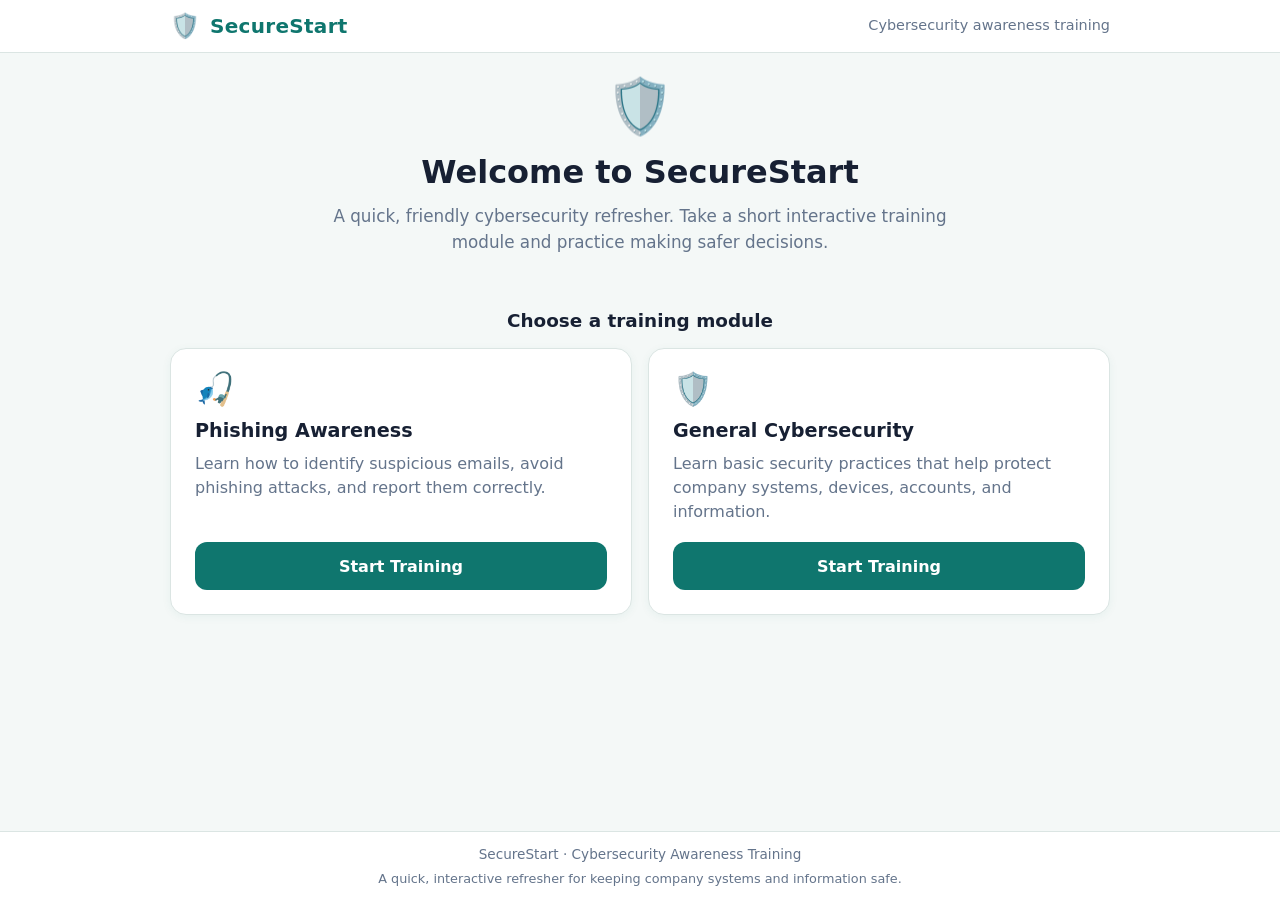
<file: index.html>
<!DOCTYPE html>
<html lang="en">
<head>
    <meta charset="UTF-8">
    <meta name="viewport" content="width=device-width, initial-scale=1.0">
    <meta name="description" content="SecureStart — a friendly cybersecurity awareness training site with interactive phishing and general security modules.">
    <title>SecureStart · Cybersecurity Awareness Training</title>
    <link rel="icon" type="image/svg+xml" href="assets/images/favicon.svg">
    <link rel="stylesheet" href="css/styles.css">
</head>
<body>
    <a class="skip-link" href="#app">Skip to content</a>

    <header class="site-header">
        <div class="header-inner">
            <a href="#" class="brand" id="brand-link" aria-label="SecureStart home">
                <span class="brand-icon" aria-hidden="true">🛡️</span>
                <span class="brand-name">SecureStart</span>
            </a>
            <p class="header-tagline">Cybersecurity awareness training</p>
        </div>
    </header>

    <main id="app" class="app" tabindex="-1"></main>

    <footer class="site-footer">
        <p>SecureStart · Cybersecurity Awareness Training</p>
        <p class="footer-note">A quick, interactive refresher for keeping company systems and information safe.</p>
    </footer>

    <script src="js/questions.js"></script>
    <script src="js/app.js"></script>
</body>
</html>
</file>
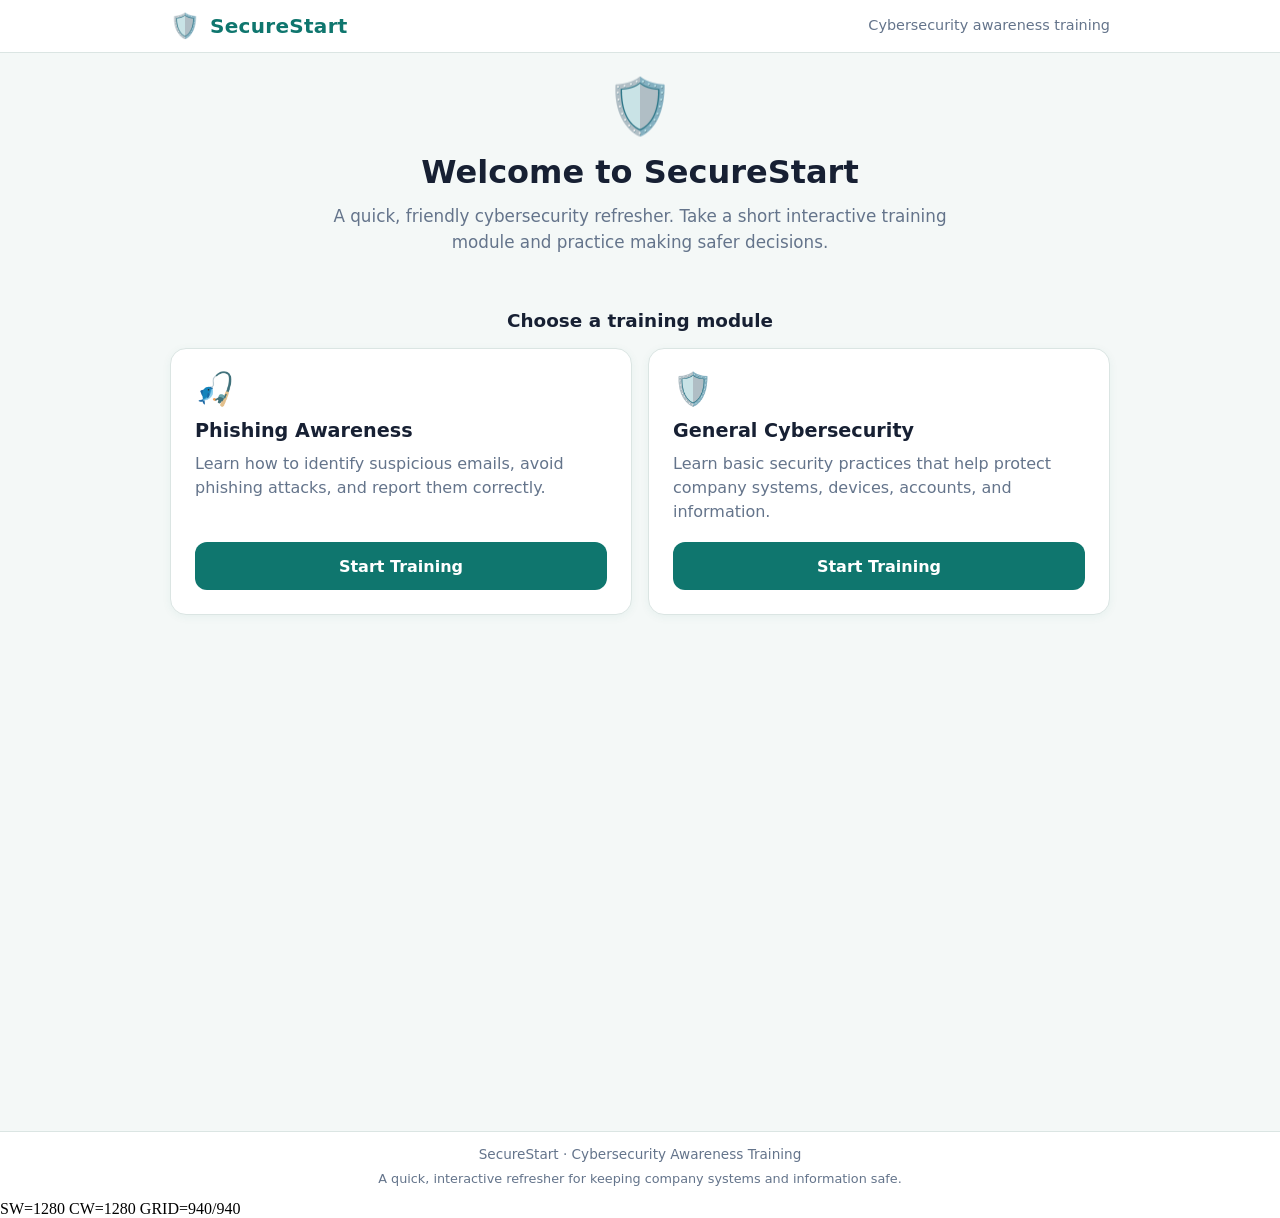
<file: measure.html>
<!DOCTYPE html>
<html>
<head>
<meta charset="utf-8">
<title>measure</title>
<style>html,body{margin:0;padding:0;}</style>
</head>
<body>
<iframe id="f" src="index.html" style="width:100%;height:1200px;border:0;display:block;"></iframe>
<script>
var w = new URLSearchParams(location.search).get('w');
if (w) { var f = document.getElementById('f'); f.style.width = w + 'px'; }
</script>
<script>
function measure() {
  try {
    var d = document.getElementById('f').contentDocument;
    var sw = d.documentElement.scrollWidth;
    var cw = d.documentElement.clientWidth;
    var grid = d.querySelector('.modules-grid');
    var gs = grid ? grid.scrollWidth : -1;
    var gc = grid ? grid.clientWidth : -1;
    var out = 'SW=' + sw + ' CW=' + cw + ' GRID=' + gs + '/' + gc;
    document.title = out;
    document.body.insertAdjacentHTML('beforeend', '<div id="out">' + out + '</div>');
  } catch (e) { document.body.insertAdjacentHTML('beforeend', '<div id="out">ERR ' + e.message + '</div>'); }
}
window.onload = function () { setTimeout(measure, 800); };
</script>
</body>
</html>
</file>
<file: css/styles.css>
/* ============================================================
   SecureStart · Cybersecurity Awareness Training
   Friendly corporate design — light, green/teal, navy text
   ============================================================ */

:root {
    --primary: #0f766e;
    --primary-light: #14b8a6;
    --success: #16a34a;
    --background: #f4f8f7;
    --card: #ffffff;
    --text: #172033;
    --muted: #64748b;
    --border: #dbe5e3;
    --danger: #b91c1c;
    --radius: 16px;
    --shadow: 0 6px 24px rgba(15, 118, 110, 0.10);
    --shadow-soft: 0 2px 10px rgba(15, 118, 110, 0.06);
    --focus-ring: 0 0 0 3px rgba(20, 184, 166, 0.45);
}

* {
    box-sizing: border-box;
}

html {
    -webkit-text-size-adjust: 100%;
}

body {
    margin: 0;
    font-family: "Segoe UI", system-ui, -apple-system, Arial, sans-serif;
    background-color: var(--background);
    color: var(--text);
    line-height: 1.5;
    display: flex;
    flex-direction: column;
    min-height: 100vh;
}

/* ---------- Header ---------- */

.site-header {
    background-color: var(--card);
    border-bottom: 1px solid var(--border);
}

.header-inner {
    max-width: 980px;
    margin: 0 auto;
    padding: 8px 20px;
    display: flex;
    align-items: center;
    justify-content: space-between;
    gap: 16px;
    flex-wrap: wrap;
}

.brand {
    display: inline-flex;
    align-items: center;
    gap: 10px;
    text-decoration: none;
    color: var(--text);
    border-radius: 10px;
}

.brand-icon {
    font-size: 1.5rem;
}

.brand-name {
    font-size: 1.25rem;
    font-weight: 700;
    letter-spacing: 0.3px;
    color: var(--primary);
}

.header-tagline {
    margin: 0;
    color: var(--muted);
    font-size: 0.9rem;
}

/* ---------- App / main area ---------- */

.app {
    width: 100%;
    max-width: 980px;
    margin: 0 auto;
    padding: 15px 20px 15px;
    flex: 1;
}

/* ---------- Buttons ---------- */

.btn {
    display: inline-flex;
    align-items: center;
    justify-content: center;
    gap: 8px;
    padding: 12px 22px;
    border-radius: 12px;
    border: 2px solid transparent;
    font-size: 1rem;
    font-weight: 600;
    font-family: inherit;
    cursor: pointer;
    text-decoration: none;
    line-height: 1.2;
    min-height: 48px;
    transition: background-color 0.15s ease, border-color 0.15s ease, transform 0.05s ease, box-shadow 0.15s ease;
}

.btn:active {
    transform: translateY(1px);
}

.btn:focus-visible {
    outline: none;
    box-shadow: var(--focus-ring);
}

.btn-primary {
    background-color: var(--primary);
    color: #ffffff;
}

.btn-primary:hover {
    background-color: #0c635c;
}

.btn-secondary {
    background-color: var(--card);
    color: var(--primary);
    border-color: var(--primary-light);
}

.btn-secondary:hover {
    background-color: #eefaf8;
}

.btn-ghost {
    background-color: transparent;
    color: var(--primary);
    border-color: transparent;
}

.btn-ghost:hover {
    background-color: rgba(15, 118, 110, 0.08);
}

.btn:disabled {
    opacity: 0.55;
    cursor: not-allowed;
}

/* ---------- Landing / home ---------- */

.home-hero {
    text-align: center;
    padding: 12px 0 26px;
}

.home-hero-icon {
    font-size: 3.4rem;
    line-height: 1;
}

.home-title {
    margin: 14px 0 8px;
    font-size: 2rem;
    color: var(--text);
}

.home-subtitle {
    max-width: 620px;
    margin: 0 auto;
    color: var(--muted);
    font-size: 1.05rem;
}

.home-heading {
    font-size: 1.15rem;
    margin: 26px 0 14px;
    color: var(--text);
    text-align: center;
}

.modules-grid {
    display: grid;
    grid-template-columns: repeat(auto-fit, minmax(min(260px, 100%), 1fr));
    gap: 16px;
}

.module-card {
    background-color: var(--card);
    border: 1px solid var(--border);
    border-radius: var(--radius);
    padding: 24px;
    box-shadow: var(--shadow-soft);
    display: flex;
    flex-direction: column;
}

.module-icon {
    font-size: 2rem;
    line-height: 1;
}

.module-title {
    margin: 12px 0 6px;
    font-size: 1.2rem;
}

.module-desc {
    margin: 0 0 18px;
    color: var(--muted);
    flex: 1;
}

/* ---------- Module introduction ---------- */

.intro-card,
.completion-card,
.error-card {
    background-color: var(--card);
    border: 1px solid var(--border);
    border-radius: var(--radius);
    padding: 28px;
    box-shadow: var(--shadow);
    max-width: 640px;
    margin: 0 auto;
}

.intro-icon,
.completion-icon,
.error-icon {
    font-size: 2.8rem;
    line-height: 1;
}

.intro-title,
.completion-title,
.error-title {
    margin: 12px 0 8px;
    font-size: 1.5rem;
}

.intro-desc {
    margin: 0 0 16px;
    color: var(--muted);
}

.intro-stats {
    display: flex;
    gap: 14px;
    flex-wrap: wrap;
    margin: 0 0 18px;
}

.stat {
    background-color: var(--background);
    border: 1px solid var(--border);
    border-radius: 12px;
    padding: 10px 16px;
    font-size: 0.95rem;
}

.stat strong {
    color: var(--primary);
}

.intro-learning {
    margin: 0 0 22px;
    padding-left: 20px;
    color: var(--text);
}

.intro-learning li {
    margin: 6px 0;
}

.intro-actions,
.quiz-actions {
    display: flex;
    gap: 12px;
    flex-wrap: wrap;
}

/* ---------- Questionnaire ---------- */

.quiz-wrap {
    max-width: 720px;
    margin: 0 auto;
}

.quiz-meta {
    font-size: 0.95rem;
    color: var(--muted);
    margin: 0 0 12px;
}

.progress-block {
    margin: 0 0 22px;
}

.progress-label {
    display: flex;
    justify-content: space-between;
    align-items: baseline;
    margin-bottom: 6px;
    font-size: 0.9rem;
    color: var(--muted);
}

.progress-track {
    background-color: var(--border);
    border-radius: 999px;
    height: 12px;
    overflow: hidden;
}

.progress-fill {
    background: linear-gradient(90deg, var(--primary-light), var(--primary));
    height: 100%;
    width: 0;
    border-radius: 999px;
    transition: width 0.3s ease;
}

.quiz-question {
    margin: 0 0 18px;
    font-size: 1.25rem;
    line-height: 1.4;
}

.options-list {
    list-style: none;
    margin: 0 0 18px;
    padding: 0;
    display: grid;
    gap: 12px;
}

.option-btn {
    display: block;
    width: 100%;
    text-align: left;
    background-color: var(--card);
    border: 2px solid var(--border);
    border-radius: 12px;
    padding: 14px 16px;
    font-size: 1rem;
    font-family: inherit;
    color: var(--text);
    cursor: pointer;
    min-height: 52px;
    transition: border-color 0.15s ease, background-color 0.15s ease, box-shadow 0.15s ease;
}

.option-btn:hover:not(:disabled) {
    border-color: var(--primary-light);
    background-color: #f7fffe;
}

.option-btn:focus-visible {
    outline: none;
    box-shadow: var(--focus-ring);
}

.option-btn.is-selected {
    border-color: var(--primary-light);
    background-color: #eefaf8;
}

.option-btn.is-correct {
    border-color: var(--success);
    background-color: #f0fdf4;
    color: var(--success);
    font-weight: 600;
}

.option-btn.is-incorrect {
    border-color: var(--danger);
    background-color: #fef2f2;
    color: var(--danger);
}

.option-btn:disabled {
    cursor: not-allowed;
    opacity: 1;
}

.feedback {
    border-radius: 12px;
    padding: 14px 16px;
    margin: 0 0 18px;
    font-size: 1rem;
    border: 1px solid var(--border);
    background-color: var(--background);
}

.feedback:empty {
    display: none;
}

.feedback.is-correct {
    border-color: #bbf7d0;
    background-color: #f0fdf4;
    color: #14532d;
}

.feedback.is-incorrect {
    border-color: #fecaca;
    background-color: #fef2f2;
    color: #7f1d1d;
}

.explanation {
    margin: 0 0 18px;
    font-size: 0.95rem;
    color: var(--muted);
}

.explanation strong {
    color: var(--text);
}

/* ---------- Completion ---------- */

.completion-card {
    text-align: center;
}

.completion-message {
    color: var(--muted);
}

.completion-stat {
    font-size: 1rem;
    color: var(--text);
    margin: 4px 0 18px;
}

.reminders {
    text-align: left;
    margin: 18px auto 24px;
    max-width: 420px;
    padding-left: 20px;
    color: var(--text);
}

.reminders li {
    margin: 8px 0;
}

.completion-actions {
    display: flex;
    justify-content: center;
}

/* ---------- Error ---------- */

.error-card {
    text-align: center;
}

.error-message {
    color: var(--muted);
    margin: 0 0 20px;
}

/* ---------- Footer ---------- */

.site-footer {
    border-top: 1px solid var(--border);
    background-color: var(--card);
    padding: 8px 20px;
    text-align: center;
}

.site-footer p {
    margin: 4px 0;
    color: var(--muted);
    font-size: 0.85rem;
}

.site-footer .footer-note {
    font-size: 0.8rem;
}

/* ---------- Accessibility ---------- */

:focus-visible {
    outline: none;
    box-shadow: var(--focus-ring);
}

.skip-link {
    position: absolute;
    left: -9999px;
    top: 0;
    background: var(--primary);
    color: #ffffff;
    padding: 10px 16px;
    border-radius: 0 0 10px 0;
    z-index: 100;
}

.skip-link:focus {
    left: 0;
}

@media (prefers-reduced-motion: reduce) {
    .progress-fill,
    .btn {
        transition: none;
    }
}

/* ---------- Responsive ---------- */

@media (max-width: 768px) {
    .header-inner {
        flex-direction: column;
        align-items: flex-start;
        gap: 4px;
    }

    .home-title {
        font-size: 1.6rem;
    }

    .home-hero-icon {
        font-size: 2.8rem;
    }

    .quiz-question {
        font-size: 1.15rem;
    }
}

@media (max-width: 480px) {
    .app {
        padding: 18px 14px 36px;
    }

    .intro-card,
    .completion-card,
    .error-card {
        padding: 20px;
    }

    .btn {
        width: 100%;
    }

    .intro-actions,
    .quiz-actions {
        flex-direction: column;
    }

    .home-title {
        font-size: 1.4rem;
    }
}
</file>
